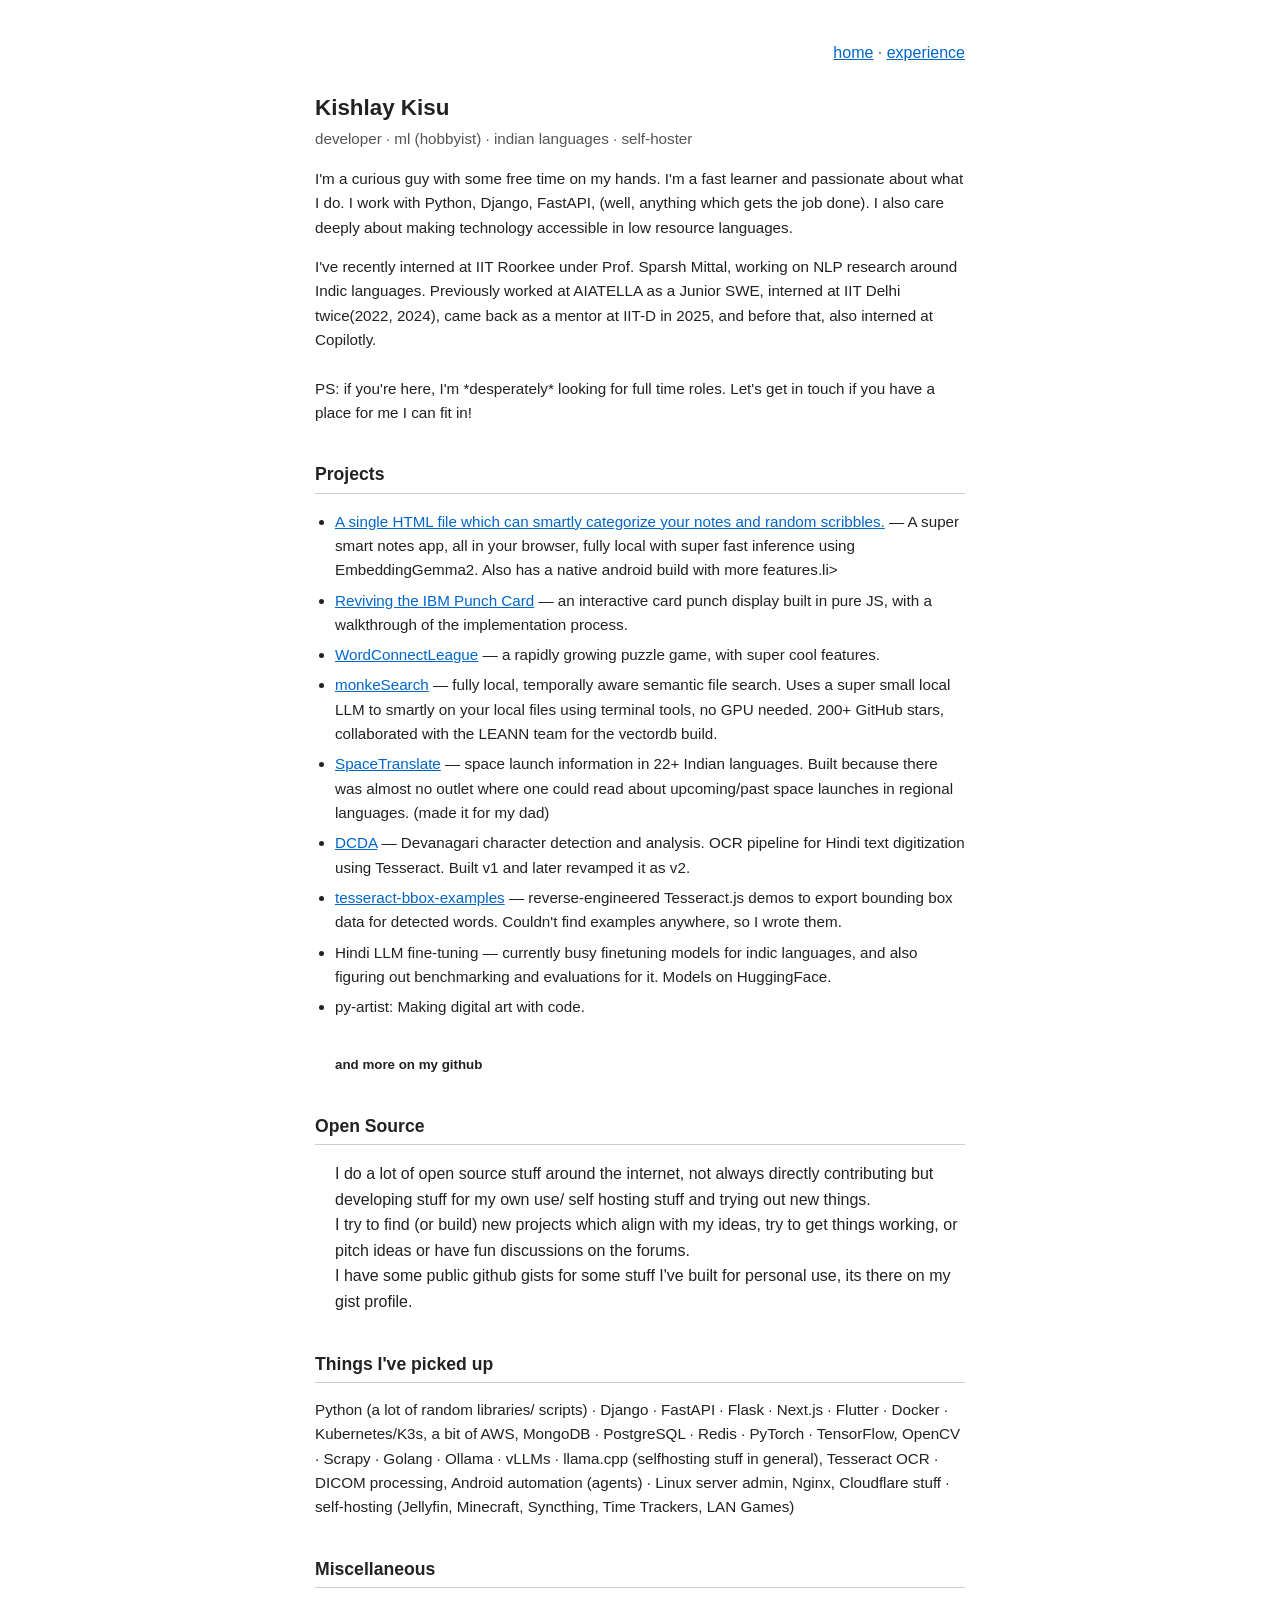
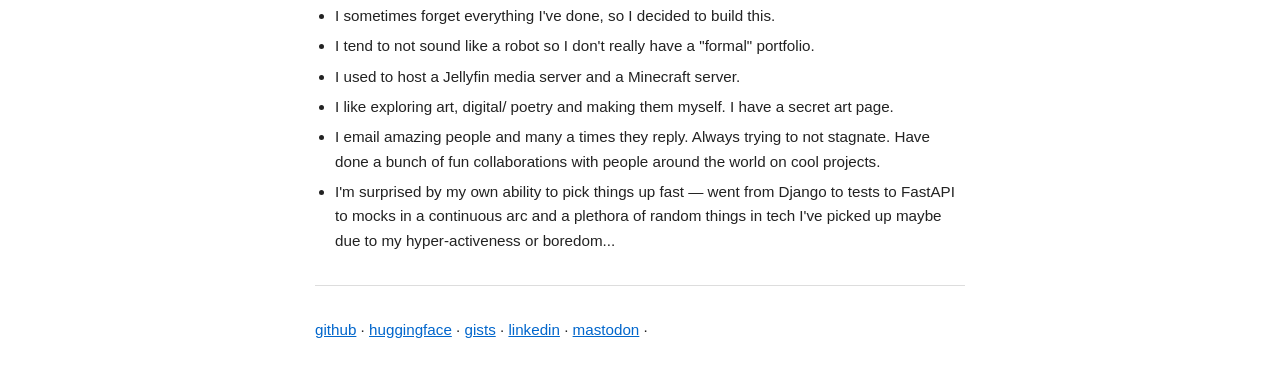
<file: index.html>
<!DOCTYPE html>
<html lang="en">
<head>
    <meta charset="UTF-8">
    <meta name="viewport" content="width=device-width, initial-scale=1.0">
    <title>Kishlay Kisu</title>
    <!-- Google tag (gtag.js) -->
    <script async src="https://www.googletagmanager.com/gtag/js?id=G-7D1QD191FC"></script>
    <script>
      window.dataLayer = window.dataLayer || [];
      function gtag(){dataLayer.push(arguments);}
      gtag('js', new Date());
      gtag('config', 'G-7D1QD191FC');
    </script>
    <style>
        body {
            font-family: -apple-system, BlinkMacSystemFont, "Segoe UI", Helvetica, Arial, sans-serif;
            max-width: 650px;
            margin: 40px auto;
            padding: 0 20px;
            line-height: 1.6;
            color: #222;
        }
        a { color: #0066cc; }
        a:visited { color: #551a8b; }
        h1 { font-size: 1.4em; margin-bottom: 0; }
        h2 { font-size: 1.1em; margin-top: 2em; border-bottom: 1px solid #ccc; padding-bottom: 4px; }
        p, li { font-size: 0.95em; }
        ul { padding-left: 20px; }
        li { margin-bottom: 6px; }
        .subtitle { color: #555; margin-top: 2px; font-size: 0.95em; }
        .nav { font-size: 1em; text-align: right; margin-bottom: 1.5em; color: #555; }
        hr { border: none; border-top: 1px solid #ddd; margin: 2em 0; }
    </style>
</head>
<body>

<p class="nav"><a href="index.html">home</a> · <a href="experience.html">experience</a></p>
<h1>Kishlay Kisu</h1>
<p class="subtitle">developer · ml (hobbyist) · indian languages · self-hoster</p>

<p>
    I'm a curious guy with some free time on my hands. I'm a fast learner and passionate about what I do. I work with Python, Django, FastAPI, (well, anything which gets the job done). I also care deeply about making technology accessible in low resource languages.
</p>

<p>
    I've recently interned at IIT Roorkee under Prof. Sparsh Mittal, working on NLP research around Indic languages. Previously worked at AIATELLA as a Junior SWE, interned at IIT Delhi twice(2022, 2024), came back as a mentor at IIT-D in 2025, and before that, also interned at Copilotly.
    <br><br>
    PS: if you're here, I'm *desperately* looking for full time roles. Let's get in touch if you have a place for me I can fit in!
</p>

<h2>Projects</h2>
<ul>
    <li><a href="notes.html">A single HTML file which can smartly categorize your notes and random scribbles.</a> — A super smart notes app, all in your browser, fully local with super fast inference using EmbeddingGemma2. Also has a native android build with more features.li>
    <li><a href="reviving-ibm-punch-card.html">Reviving the IBM Punch Card</a> — an interactive card punch display built in pure JS, with a walkthrough of the implementation process.</li>
    <li><a href="https://wordconnectleague.vercel.app/">WordConnectLeague</a> — a rapidly growing puzzle game, with super cool features.</li>
    <li><a href="https://monkesearch.github.io">monkeSearch</a> — fully local, temporally aware semantic file search. Uses a super small local LLM to smartly on your local files using terminal tools, no GPU needed. 200+ GitHub stars, collaborated with the LEANN team for the vectordb build.</li>
    <li><a href="https://www.spacetranslate.vercel.app/">SpaceTranslate</a> — space launch information in 22+ Indian languages. Built because there was almost no outlet where one could read about upcoming/past space launches in regional languages. (made it for my dad)</li>
    <li><a href="https://github.com/Kishlay-notabot/dcda">DCDA</a> — Devanagari character detection and analysis. OCR pipeline for Hindi text digitization using Tesseract. Built v1 and later revamped it as v2.</li>
    <li><a href="https://github.com/Kishlay-notabot/tesseract-bbox-examples">tesseract-bbox-examples</a> — reverse-engineered Tesseract.js demos to export bounding box data for detected words. Couldn't find examples anywhere, so I wrote them.</li>
    <li>Hindi LLM fine-tuning — currently busy finetuning models for indic languages, and also figuring out benchmarking and evaluations for it. Models on HuggingFace.</li>
    <li>py-artist: Making digital art with code.</li>
    <br>
    <b style="font-size:smaller">and more on my github</b>
</ul>

<h2>Open Source</h2>
<ul>
    I do a lot of open source stuff around the internet, not always directly contributing but developing stuff for my own use/ self hosting stuff and trying out new things.
    <br>
    I try to find (or build) new projects which align with my ideas, try to get things working, or pitch ideas or have fun discussions on the forums.
    <br>
    I have some public github gists for some stuff I've built for personal use, its there on my gist profile.
</ul>

<h2>Things I've picked up</h2>
<p>
    Python (a lot of random libraries/ scripts) · Django · FastAPI · Flask · Next.js · Flutter · Docker · Kubernetes/K3s, a bit of AWS, MongoDB · PostgreSQL · Redis · PyTorch · TensorFlow, OpenCV · Scrapy · Golang · Ollama · vLLMs · llama.cpp (selfhosting stuff in general), Tesseract OCR · DICOM processing, Android automation (agents) · Linux server admin, Nginx, Cloudflare stuff · self-hosting (Jellyfin, Minecraft, Syncthing, Time Trackers, LAN Games)
</p>

<h2>Miscellaneous</h2>
<ul>
    <li>I sometimes forget everything I've done, so I decided to build this.</li>
    <li>I tend to not sound like a robot so I don't really have a "formal" portfolio.</li>
    <li>I used to host a Jellyfin media server and a Minecraft server.</li>
    <li>I like exploring art, digital/ poetry and making them myself. I have a secret art page.</li>
    <li>I email amazing people and many a times they reply. Always trying to not stagnate. Have done a bunch of fun collaborations with people around the world on cool projects. </li>
    <li>I'm surprised by my own ability to pick things up fast — went from Django to tests to FastAPI to mocks in a continuous arc and a plethora of random things in tech I've picked up maybe due to my hyper-activeness or boredom...</li>
</ul>

<hr>

<p>
    <!-- <a href="blogs.html">blogs</a> · -->
    <a href="https://github.com/Kishlay-notabot">github</a> ·
    <a href="https://huggingface.co/kishl">huggingface</a> ·
    <a href="https://gist.github.com/Kishlay-notabot/">gists</a> ·
    <a href="https://linkedin.com/in/kishlaykisu">linkedin</a> ·
    <a rel="me" href="https://discuss.systems/@kishl">mastodon</a> ·


</p>

</body>
</html>
</file>
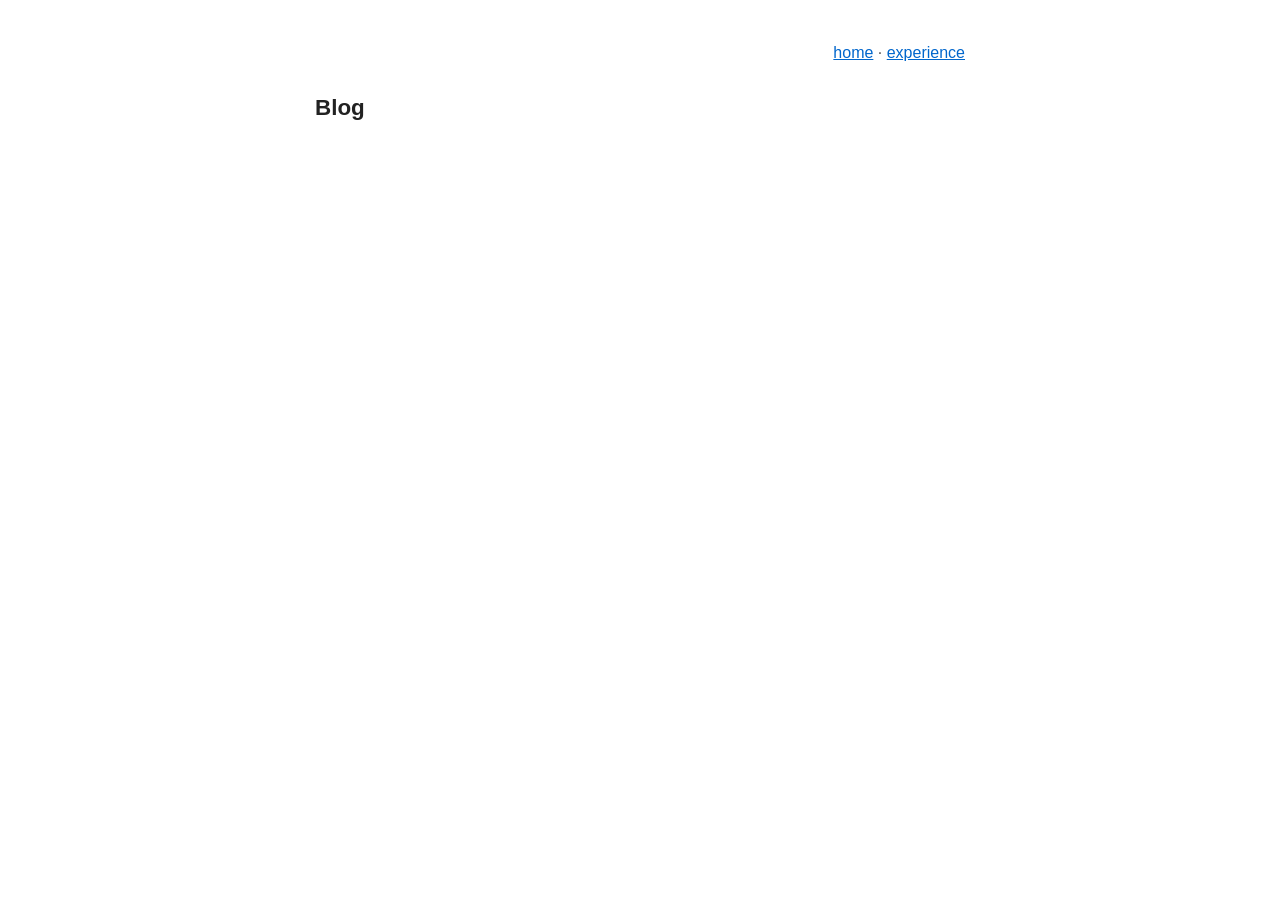
<file: blogs.html>
<!DOCTYPE html>
<html lang="en">
<head>
    <meta charset="UTF-8">
    <meta name="viewport" content="width=device-width, initial-scale=1.0">
    <title>Blog — Kishlay Kisu</title>
    <!-- Google tag (gtag.js) -->
    <script async src="https://www.googletagmanager.com/gtag/js?id=G-7D1QD191FC"></script>
    <script>
      window.dataLayer = window.dataLayer || [];
      function gtag(){dataLayer.push(arguments);}
      gtag('js', new Date());
      gtag('config', 'G-7D1QD191FC');
    </script>
    <style>
        body {
            font-family: -apple-system, BlinkMacSystemFont, "Segoe UI", Helvetica, Arial, sans-serif;
            max-width: 650px;
            margin: 40px auto;
            padding: 0 20px;
            line-height: 1.6;
            color: #222;
        }
        a { color: #0066cc; }
        a:visited { color: #551a8b; }
        h1 { font-size: 1.4em; margin-bottom: 0.5em; }
        .nav { font-size: 1em; text-align: right; margin-bottom: 1.5em; color: #555; }
        .post-list { list-style: none; padding: 0; }
        .post-list li { margin-bottom: 8px; font-size: 0.95em; }
        .post-date { color: #555; font-family: "SFMono-Regular", Consolas, monospace; font-size: 0.85em; }
        hr { border: none; border-top: 1px solid #ddd; margin: 2em 0; }
    </style>
</head>
<body>

<p class="nav"><a href="index.html">home</a> · <a href="experience.html">experience</a></p>
<h1>Blog</h1>

<ul class="post-list">
<!-- POSTS -->
</ul>

</body>
</html>
</file>
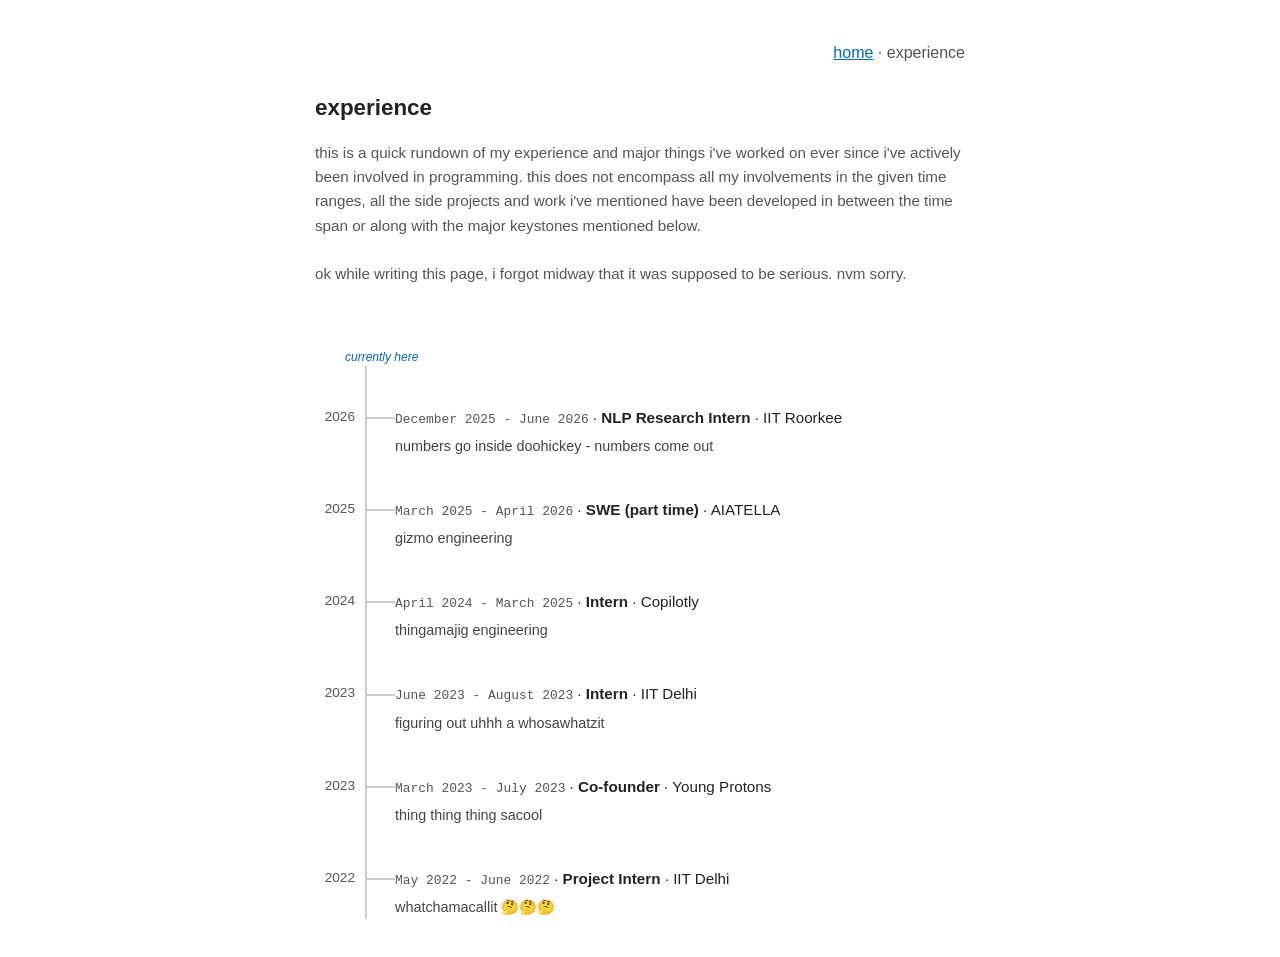
<file: experience.html>
<!DOCTYPE html>
<html lang="en">
<head>
    <meta charset="UTF-8">
    <meta name="viewport" content="width=device-width, initial-scale=1.0">
    <title>experience — Kishlay Kisu</title>
    <!-- Google tag (gtag.js) -->
    <script async src="https://www.googletagmanager.com/gtag/js?id=G-7D1QD191FC"></script>
    <script>
      window.dataLayer = window.dataLayer || [];
      function gtag(){dataLayer.push(arguments);}
      gtag('js', new Date());
      gtag('config', 'G-7D1QD191FC');
    </script>
    <style>
        body {
            font-family: -apple-system, BlinkMacSystemFont, "Segoe UI", Helvetica, Arial, sans-serif;
            max-width: 650px;
            margin: 40px auto;
            padding: 0 20px;
            line-height: 1.6;
            color: #222;
        }
        a { color: #0066cc; }
        a:visited { color: #551a8b; }
        h1 { font-size: 1.4em; margin-bottom: 0.5em; }
        p, li { font-size: 0.95em; }
        .nav { font-size: 1em; text-align: right; margin-bottom: 1.5em; color: #555; }
        hr { border: none; border-top: 1px solid #ddd; margin: 2em 0; }

        .timeline {
            position: relative;
            padding-left: 80px;
            padding-top: 40px;
        }

        .tl-line-svg {
            position: absolute;
            left: 50px;
            top: 0;
            height: 100%;
            width: 2px;
        }

        .tl-path {
            stroke: #ccc;
            stroke-width: 2;
            stroke-dasharray: 2000;
            stroke-dashoffset: 2000;
            animation: draw-line 1.5s ease-out forwards;
        }

        @keyframes draw-line {
            to { stroke-dashoffset: 0; }
        }

        .tl-item {
            position: relative;
            margin-bottom: 2.5em;
            opacity: 0;
            transform: translateX(12px);
            animation: slide-in 0.5s ease-out calc(var(--i) * 0.2s + 0.7s) forwards;
        }

        @keyframes slide-in {
            to { opacity: 1; transform: translateX(0); }
        }

        .tl-year {
            position: absolute;
            left: -80px;
            top: 0;
            width: 40px;
            text-align: right;
            font-size: 0.85em;
            color: #555;
            opacity: 0;
            animation: fade-in 0.3s ease-out calc(var(--i) * 0.2s + 0.5s) forwards;
        }

        @keyframes fade-in {
            to { opacity: 1; }
        }

        .tl-entry {
            position: relative;
            font-size: 0.95em;
            margin-bottom: 0.3em;
        }

        .tl-entry::before {
            content: '';
            position: absolute;
            right: 100%;
            top: 50%;
            width: 29px;
            height: 2px;
            background: #ccc;
            transform: translateY(-50%);
        }

        .tl-date {
            color: #555;
            font-family: "SFMono-Regular", Consolas, monospace;
            font-size: 0.85em;
        }

        .tl-desc {
            font-size: 0.9em;
            color: #444;
            margin: 0.3em 0 1em 0;
        }

        .tl-item:last-child .tl-desc {
            margin-bottom: 0;
        }

        .tl-intro {
            font-size: 0.95em;
            color: #555;
            margin-bottom: 2em;
        }

        .tl-now-label {
            position: absolute;
            top: -1.5em;
            left: 30px;
            font-size: 0.75em;
            color: #0066cc;
            font-style: italic;
            white-space: nowrap;
        }
    </style>
</head>
<body>

<p class="nav"><a href="index.html">home</a> · experience</p>
<h1>experience</h1>

<p class="tl-intro">this is a quick rundown of my experience and major things i've worked on ever since i've actively been involved in programming. 
    this does not encompass all my involvements in the given time ranges, 
    all the side projects and work i've mentioned have been developed in between the time span or along with the major keystones mentioned below.
    <br><br>
    ok while writing this page, i forgot midway that it was supposed to be serious. nvm sorry.
    <br><br><br>
</p>

<div class="timeline">
    <span class="tl-now-label">currently here</span>
    <svg class="tl-line-svg" viewBox="0 0 2 2000" preserveAspectRatio="none">
        <line x1="1" y1="0" x2="1" y2="2000" class="tl-path" />
    </svg>

    <div class="tl-item" style="--i:0">
        <span class="tl-year">2026</span>
        <div class="tl-entry">
            <span class="tl-date">December 2025 - June 2026</span> · <strong>NLP Research Intern</strong> · IIT Roorkee
        </div>
        <p class="tl-desc">numbers go inside doohickey - numbers come out </p>
    </div>

    <div class="tl-item" style="--i:1">
        <span class="tl-year">2025</span>
        <div class="tl-entry">
            <span class="tl-date">March 2025 - April 2026</span> · <strong>SWE (part time)</strong> · AIATELLA
        </div>
        <p class="tl-desc">gizmo engineering</p>
    </div>

    <div class="tl-item" style="--i:2">
        <span class="tl-year">2024</span>
        <div class="tl-entry">
            <span class="tl-date">April 2024 - March 2025</span> · <strong>Intern</strong> · Copilotly
        </div>
        <p class="tl-desc">thingamajig engineering</p>
    </div>

    <div class="tl-item" style="--i:3">
        <span class="tl-year">2023</span>
        <div class="tl-entry">
            <span class="tl-date">June 2023 - August 2023</span> · <strong>Intern</strong> · IIT Delhi
        </div>
        <p class="tl-desc">figuring out uhhh a whosawhatzit</p>
    </div>

    <div class="tl-item" style="--i:4">
        <span class="tl-year">2023</span>
        <div class="tl-entry">
            <span class="tl-date">March 2023 - July 2023</span> · <strong>Co-founder</strong> · Young Protons
        </div>
        <p class="tl-desc">thing thing thing sacool</p>
    </div>

    <div class="tl-item" style="--i:5">
        <span class="tl-year">2022</span>
        <div class="tl-entry">
            <span class="tl-date">May 2022 - June 2022</span> · <strong>Project Intern</strong> · IIT Delhi
        </div>
        <p class="tl-desc">whatchamacallit 🤔🤔🤔</p>
    </div>
</div>

</body>
</html>
</file>
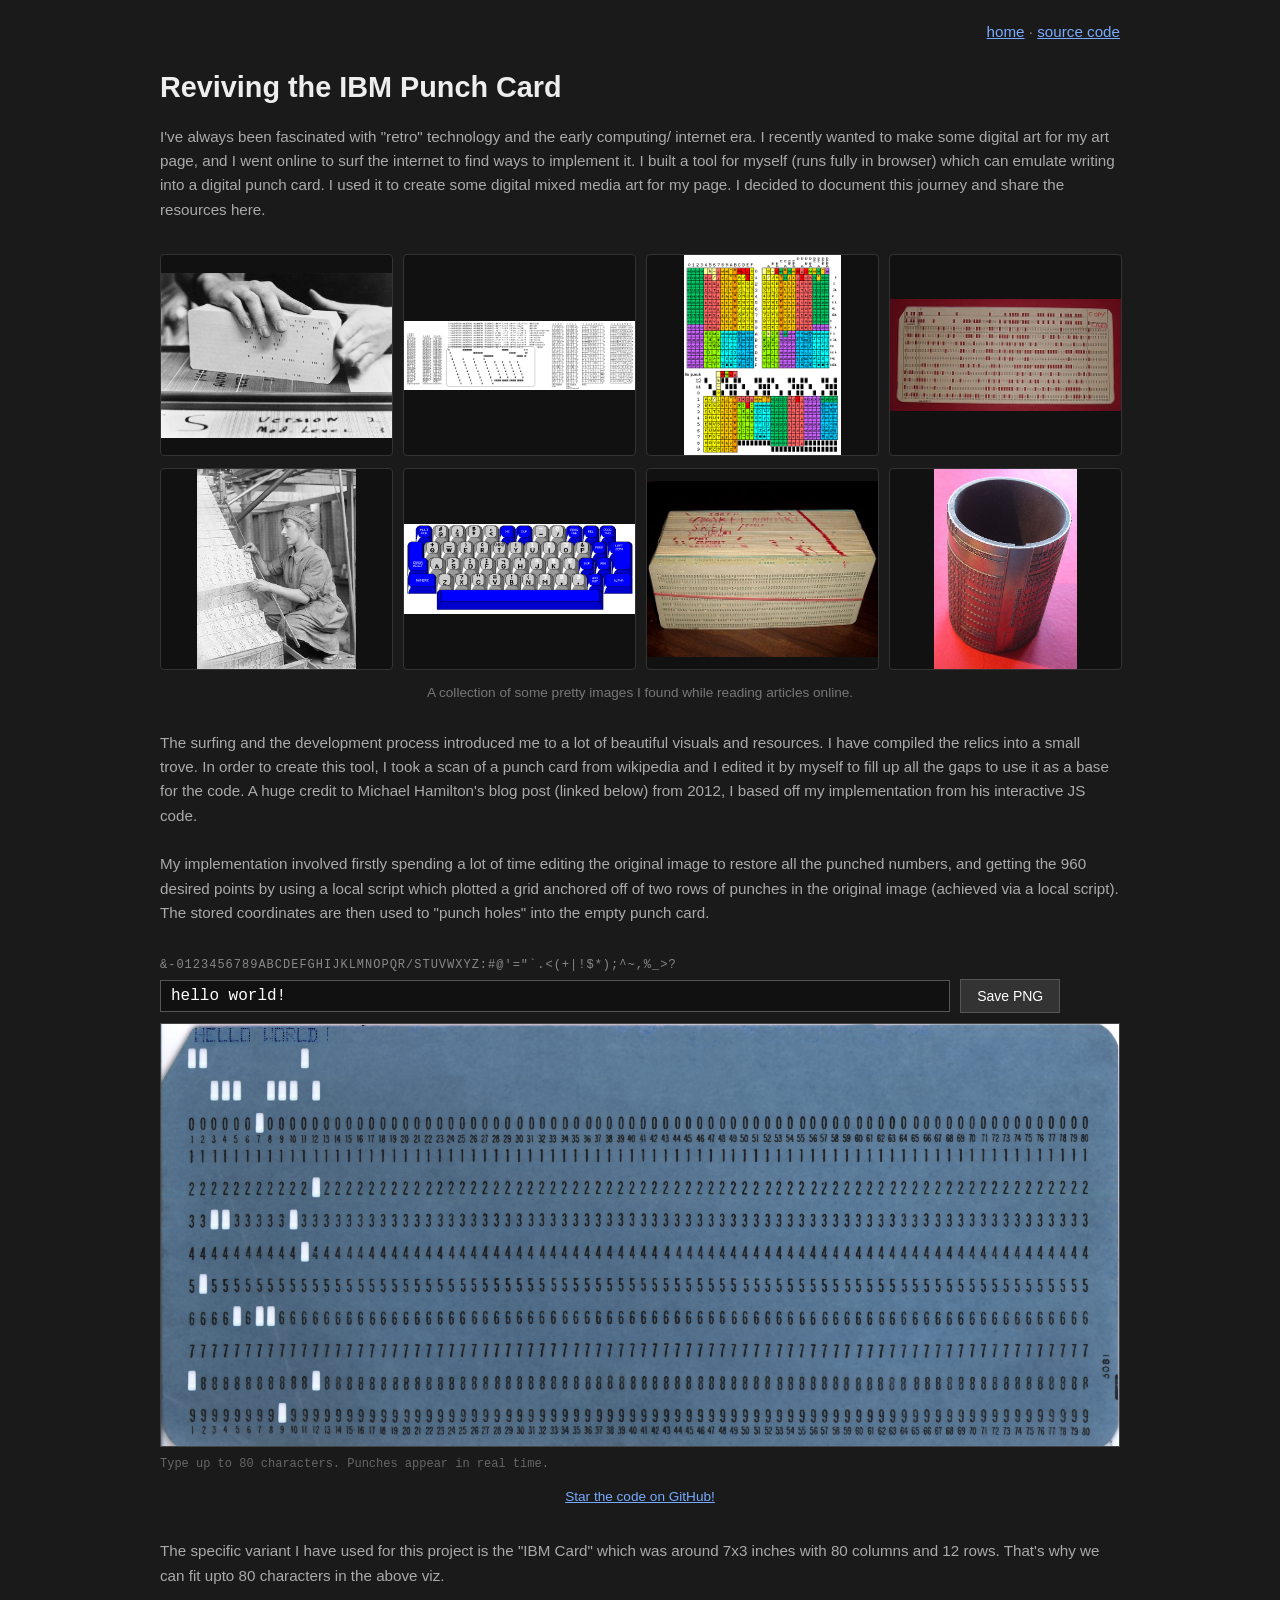
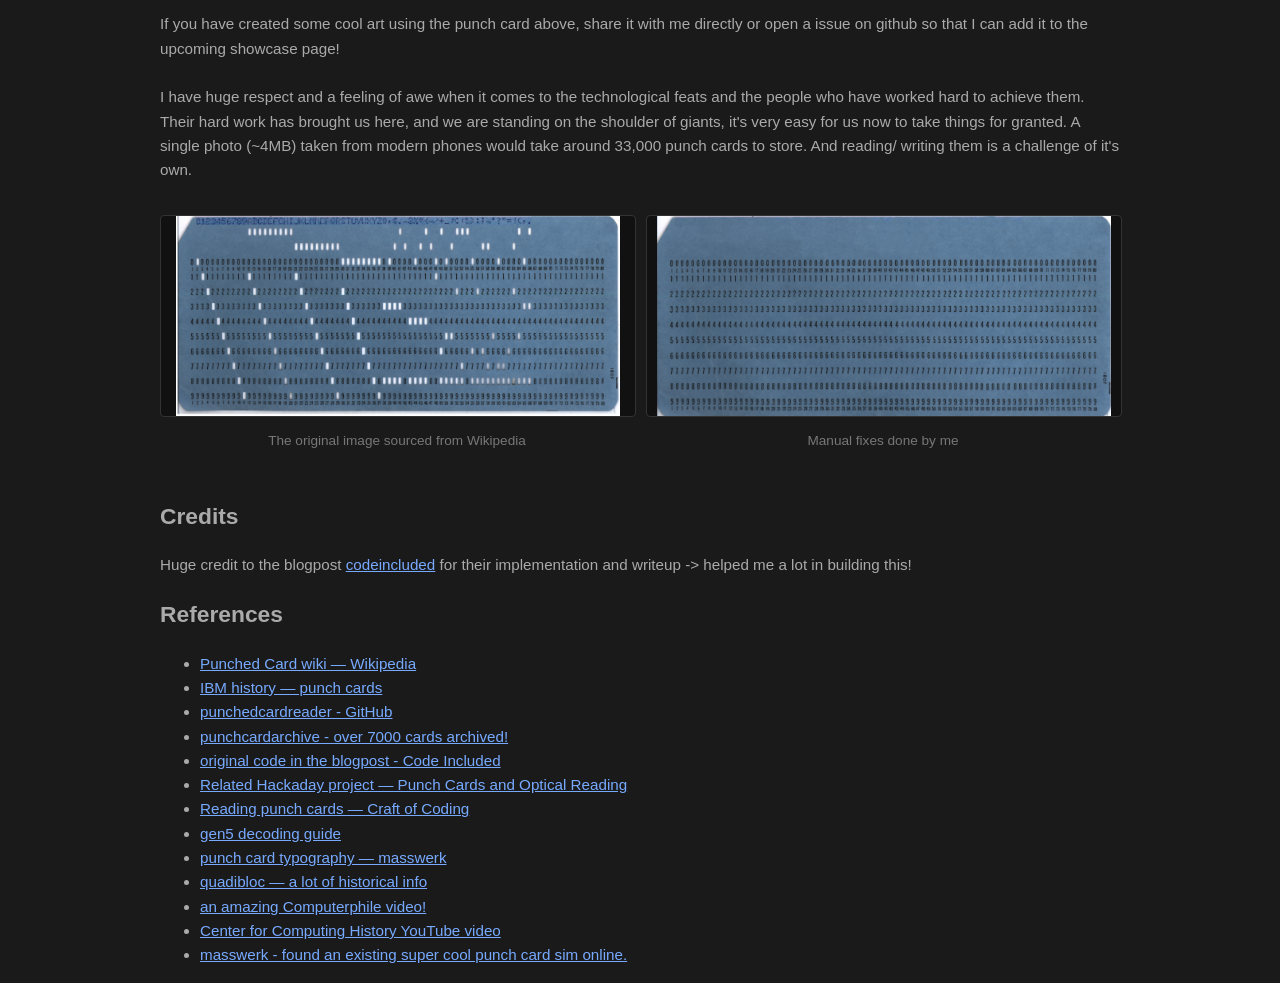
<file: reviving-ibm-punch-card.html>
<!DOCTYPE html>
<html lang="en">
<head>
<meta charset="UTF-8">
<meta name="viewport" content="width=device-width, initial-scale=1.0">
<title>Reviving the IBM Punch Card</title>
<style>
html, body {
    margin:0;
    background:#1a1a1a;
    color:#ddd;
    font-family:-apple-system, BlinkMacSystemFont, "Segoe UI", Helvetica, Arial, sans-serif;
    line-height:1.6;
}

a { color:#77aaff; }
a:visited { color:#aa88dd; }

.nav {
    text-align:right;
    padding:20px 20px 0;
    max-width:960px;
    margin:0 auto;
    color:#888;
    font-size:0.95em;
}

.container {
    max-width:960px;
    margin:0 auto;
    padding:0 20px;
}

h1 {
    font-size:1.8em;
    margin-bottom:0.5em;
    color:#eee;
}

.placeholder-text {
    color:#aaa;
    font-size:0.95em;
    margin-bottom:2em;
}

.grid-caption {
    text-align:center;
    color:#777;
    font-size:0.85em;
    margin-top:-1.5em;
    margin-bottom:2em;
}

#cardpunch-section {
    margin-bottom:2em;
}

#cardpunch-section #chars {
    font-family:monospace;
    font-size:12px;
    color:#888;
    letter-spacing:1px;
    margin-bottom:4px;
    white-space:nowrap;
    overflow-x:auto;
}

#inputRow {
    display:flex;
    gap:10px;
    align-items:center;
    margin-bottom:10px;
}

#cardText {
    flex:1;
    background:#111;
    color:rgb(255, 255, 255);
    font-family:monospace;
    font-size:16px;
    border:1px solid #555;
    padding:6px 10px;
    max-width:80ch;
}

#cardText:focus {
    outline:none;
    border-color:#0f0;
}

#cardWrap {
    border:1px solid #444;
    background:#111;
    text-align:center;
}

canvas {
    display:block;
    max-width:100%;
    max-height:calc(100vh - 140px);
    object-fit:contain;
}

button {
    padding:8px 16px;
    font-size:14px;
    background:#333;
    color:white;
    border:1px solid #555;
    cursor:pointer;
}

button:hover {
    background:#444;
}

#info {
    margin-top:8px;
    color:#666;
    font-family:monospace;
    font-size:12px;
}

#toast {
    position:fixed;
    bottom:30px;
    left:50%;
    transform:translateX(-50%);
    background:#c33;
    color:white;
    font-family:monospace;
    font-size:14px;
    padding:10px 20px;
    border-radius:4px;
    display:none;
    z-index:20;
    animation:fadeIn .2s;
}

@keyframes fadeIn {
    from{opacity:0;transform:translateX(-50%) translateY(10px)}
    to{opacity:1;transform:translateX(-50%) translateY(0)}
}

.image-grid {
    display:grid;
    grid-template-columns:repeat(4, 1fr);
    gap:12px;
    margin:2em 0;
}

.image-grid img {
    width:100%;
    height:200px;
    object-fit:contain;
    background:#111;
    border:1px solid #333;
    border-radius:4px;
}

.source-link {
    text-align:center;
    margin-top:12px;
    font-size:0.85em;
}

.comparison-row {
    display:grid;
    grid-template-columns:1fr 1fr;
    gap:12px;
    margin:2em 0;
}

.comparison-item img {
    width:100%;
    height:200px;
    object-fit:contain;
    background:#111;
    border:1px solid #333;
    border-radius:4px;
}

.comparison-caption {
    text-align:center;
    color:#777;
    font-size:0.85em;
    margin-top:6px;
}

.credit-section, .references-section {
    margin-top:2em;
    color:#aaa;
    font-size:0.95em;
}

.references-section ul {
    list-style:none;
    padding:0;
}

.references-section li {
    margin-bottom:6px;
}

.references-section a {
    word-break:break-all;
}

hr {
    border:none;
    border-top:1px solid #333;
    margin:2em 0;
}

@media (max-width:700px) {
    .image-grid {
        grid-template-columns:repeat(2, 1fr);
    }
    #cardText {
        min-width:0;
        max-width:100%;
        font-size:14px;
    }
    #saveBtn {
        white-space:nowrap;
        font-size:13px;
        padding:6px 10px;
    }
}
</style>
</head>
<body>

<p class="nav"><a href="index.html">home</a> · <a href="https://github.com/Kishlay-notabot/web-punchcard">source code</a></p>

<div class="container">

<h1>Reviving the IBM Punch Card</h1>

<p class="placeholder-text">I've always been fascinated with "retro" technology and the early computing/ internet era. I recently wanted to make some digital art for my art page, and I went online to surf the internet to find ways to implement it.
    I built a tool for myself (runs fully in browser) which can emulate writing into a digital punch card. I used it to create some digital mixed media art for my page. I decided to document this journey and share the resources here.</p>

<div class="image-grid">
    <img src="assets/4275461a-e3fe-430c-b9afcf7e036e5da1.avif" alt="Punch card image 1" loading="lazy">
    <img src="assets/c_codes4.gif" alt="C codes" loading="lazy">
    <img src="assets/cardtabl.gif" alt="Card table" loading="lazy">
    <img src="assets/IBM1130CopyCard.agr.jpg" alt="IBM 1130 copy card" loading="lazy">
    <img src="assets/Industry_during_the_First_World_War-_Leicestershire_Q28124.jpg" alt="Industry during WWI" loading="lazy">
    <img src="assets/keypunch.gif" alt="Keypunch machine" loading="lazy">
    <img src="assets/Punched_card_program_deck.agr.jpg" alt="Punched card program deck" loading="lazy">
    <img src="assets/PunchedCardPrintingPlate.agr.jpg" alt="Punched card printing plate" loading="lazy">
</div>

<p class="grid-caption">A collection of some pretty images I found while reading articles online.</p>

<p class="placeholder-text">The surfing and the development process introduced me to a lot of beautiful visuals and resources. I have compiled the relics into a small trove.
    In order to create this tool, I took a scan of a punch card from wikipedia and I edited it by myself to fill up all the gaps to use it as a base for the code. 
    A huge credit to Michael Hamilton's blog post (linked below) from 2012, I based off my implementation from his interactive JS code.
    <br><br> My implementation involved firstly spending a lot of time editing the original image to restore all the punched numbers, and getting the 960 desired points by using a local script which plotted a grid anchored off of two rows of punches in the original image (achieved via a local script). 
    The stored coordinates are then used to "punch holes" into the empty punch card. 
</p>

<div id="cardpunch-section">

<div id="chars">&amp;-0123456789ABCDEFGHIJKLMNOPQR/STUVWXYZ:#@'="`.&lt;(+|!$*);^~,%_&gt;?</div>

<div id="inputRow">
    <input id="cardText" type="text" size="80" maxlength="80" placeholder="Type card data here...">
    <button id="saveBtn">Save PNG</button>
</div>

<div id="cardWrap">
    <canvas id="canvas"></canvas>
</div>

<div id="info">Type up to 80 characters. Punches appear in real time.</div>

<p class="source-link"><a href="https://github.com/Kishlay-notabot/web-punchcard">Star the code on GitHub!</a></p>

</div>

<p class="placeholder-text">The specific variant I have used for this project is the "IBM Card" which was around 7x3 inches with 80 columns and 12 rows. That's why we can fit upto 80 characters in the above viz. <br><br>If you have created some cool art using the punch card above, 
    share it with me directly or open a issue on github so that I can add it to the upcoming showcase page!
    <br><br>I have huge respect and a feeling of awe when it comes to the technological feats and the people who have worked hard to achieve them. Their hard work has brought us here, and we are standing on the shoulder of giants, it's very easy for us now to take things for granted. 
    A single photo (~4MB) taken from modern phones would take around 33,000 punch cards to store. And reading/ writing them is a challenge of it's own.  
    
</p>

<div class="comparison-row">
    <div class="comparison-item">
        <img src="assets/Blue-punch-card-front-horiz.png" alt="Original blue punch card" loading="lazy">
        <p class="comparison-caption">The original image sourced from Wikipedia</p>
    </div>
    <div class="comparison-item">
        <img src="assets/emptypunch.png" alt="Punched card" loading="lazy">
        <p class="comparison-caption">Manual fixes done by me</p>
    </div>
</div>

<div class="credit-section">
    <h2>Credits</h2>
    <p>Huge credit to the blogpost <a href="https://codeincluded.blogspot.com/2012/07/punchcard-reader-software.html">codeincluded</a> for their implementation and writeup -> helped me a lot in building this!</p>

    <h2>References</h2>
    <ul>
        <li><a href="https://en.wikipedia.org/wiki/Punched_card">Punched Card wiki — Wikipedia</a></li>
        <li><a href="https://www.ibm.com/history/punched-card">IBM history — punch cards</a></li>
        <li><a href="https://github.com/digitaltrails/punchedcardreader">punchedcardreader - GitHub</a></li>
        <li><a href="http://www.punchcardarchive.com/">punchcardarchive - over 7000 cards archived!</a></li>
        <li><a href="https://codeincluded.blogspot.com/2012/07/punchcard-reader-software.html">original code in the blogpost - Code Included</a></li>
        <li><a href="https://hackaday.io/project/205721-punch-cards-and-optical-reading">Related Hackaday project — Punch Cards and Optical Reading</a></li>
        <li><a href="https://craftofcoding.wordpress.com/2017/01/28/read-your-own-punch-cards/">Reading punch cards — Craft of Coding</a></li>
        <li><a href="https://gen5.info/$/LU0NS2XPG8MDVCVZS/">gen5 decoding guide</a></li>
        <li><a href="https://www.masswerk.at/misc/card-punch-typography/part2-ibm029-EA.html">punch card typography — masswerk</a></li>
        <li><a href="http://www.quadibloc.com/comp/cardint.htm">quadibloc — a lot of historical info</a></li>
        <li><a href="https://www.youtube.com/watch?v=KG2M4ttzBnY">an amazing Computerphile video!</a></li>
        <li><a href="https://www.youtube.com/watch?v=L7jAOcc9kBU">Center for Computing History YouTube video</a></li>
        <li><a href="https://masswerk.at/keypunch/">masswerk - found an existing super cool punch card sim online.</a></li>
    </ul>
</div>

</div>

<div id="toast"></div>

<script>
const COLS=80;
const ROWS=12;

const originX=72;
const originY=79;
const colSpacing=(2133-72)/(COLS-1);
const rowSpacing=(897-79)/(ROWS-1);

const canvas=document.getElementById("canvas");
const ctx=canvas.getContext("2d");
const input=document.getElementById("cardText");

const bg=new Image();
const hole=new Image();
const textImage=new Image();
let loaded=0;

function onLoad(){
    loaded++;
    if(loaded===3) init();
}

function onError(){
    document.getElementById("info").textContent="Failed to load image. Check that assets/emptypunch.png, assets/hole.png, and assets/textlist2.png exist.";
}

bg.onload=onLoad;
hole.onload=onLoad;
textImage.onload=onLoad;
bg.onerror=onError;
hole.onerror=onError;
textImage.onerror=onError;
bg.src="assets/emptypunch.png";
hole.src="assets/hole.png";
textImage.src="assets/textlist2.png";

const charMap={};
charMap["&"]=parseInt("100000000000",2);
charMap["-"]=parseInt("010000000000",2);
charMap["0"]=parseInt("001000000000",2);
charMap["1"]=parseInt("000100000000",2);
charMap["2"]=parseInt("000010000000",2);
charMap["3"]=parseInt("000001000000",2);
charMap["4"]=parseInt("000000100000",2);
charMap["5"]=parseInt("000000010000",2);
charMap["6"]=parseInt("000000001000",2);
charMap["7"]=parseInt("000000000100",2);
charMap["8"]=parseInt("000000000010",2);
charMap["9"]=parseInt("000000000001",2);
charMap["A"]=parseInt("100100000000",2);
charMap["B"]=parseInt("100010000000",2);
charMap["C"]=parseInt("100001000000",2);
charMap["D"]=parseInt("100000100000",2);
charMap["E"]=parseInt("100000010000",2);
charMap["F"]=parseInt("100000001000",2);
charMap["G"]=parseInt("100000000100",2);
charMap["H"]=parseInt("100000000010",2);
charMap["I"]=parseInt("100000000001",2);
charMap["J"]=parseInt("010100000000",2);
charMap["K"]=parseInt("010010000000",2);
charMap["L"]=parseInt("010001000000",2);
charMap["M"]=parseInt("010000100000",2);
charMap["N"]=parseInt("010000010000",2);
charMap["O"]=parseInt("010000001000",2);
charMap["P"]=parseInt("010000000100",2);
charMap["Q"]=parseInt("010000000010",2);
charMap["R"]=parseInt("010000000001",2);
charMap["/"]=parseInt("001100000000",2);
charMap["S"]=parseInt("001010000000",2);
charMap["T"]=parseInt("001001000000",2);
charMap["U"]=parseInt("001000100000",2);
charMap["V"]=parseInt("001000010000",2);
charMap["W"]=parseInt("001000001000",2);
charMap["X"]=parseInt("001000000100",2);
charMap["Y"]=parseInt("001000000010",2);
charMap["Z"]=parseInt("001000000001",2);
charMap[":"]=parseInt("000010000010",2);
charMap["#"]=parseInt("000001000010",2);
charMap["@"]=parseInt("000000100010",2);
charMap["'"]=parseInt("000000010010",2);
charMap["="]=parseInt("000000001010",2);
charMap['"']=parseInt("000000000110",2);
charMap["`"]=parseInt("100010000010",2);
charMap["."]=parseInt("100001000010",2);
charMap["<"]=parseInt("100000100010",2);
charMap["("]=parseInt("100000010010",2);
charMap["+"]=parseInt("100000001010",2);
charMap["|"]=parseInt("100000000110",2);
charMap["!"]=parseInt("010010000010",2);
charMap["$"]=parseInt("010001000010",2);
charMap["*"]=parseInt("010000100010",2);
charMap[")"]=parseInt("010000010010",2);
charMap[";"]=parseInt("010000001010",2);
charMap["^"]=parseInt("010000000110",2);
charMap["~"]=parseInt("001010000010",2);
charMap[","]=parseInt("001001000010",2);
charMap["%"]=parseInt("001000100010",2);
charMap["_"]=parseInt("001000010010",2);
charMap[">"]=parseInt("001000001010",2);
charMap["?"]=parseInt("001000000110",2);
charMap[" "]=parseInt("000000000000",2);
charMap["\xA2"]=parseInt("100010000010",2);
charMap["\xAC"]=parseInt("010000000110",2);

const textOffsetX=5;
const textOffsetY=2;

const SPRITE_X=2;
const SPRITE_Y=0;
const SPRITE_W=25;
const SPRITE_H=50;
const SPRITE_GAP=1;

const charToSprite=new Map();
const seq="0123456789ABCDEFGHIJKLMNOPQRSTUVWXYZ#,$.-@%*<-/+_)\xA2|&>:;\xAC'?"+'"=!(,.';
for(let p=0;p<seq.length;p++)charToSprite.set(seq[p],p);
charToSprite.set('~',charToSprite.get('-')); 
// no tilde sprite in original photo

let badChars=new Set();
let toastTimer=null;

function getPattern(c){
    return charMap[c.toUpperCase()];
}

function showToast(msg){
    const t=document.getElementById("toast");
    t.textContent=msg;
    t.style.display="block";
    clearTimeout(toastTimer);
    toastTimer=setTimeout(()=>t.style.display="none",2500);
}

function init(){
    canvas.width=bg.width;
    canvas.height=bg.height;
    render();
    input.addEventListener("input",render);
    document.getElementById("saveBtn").addEventListener("click",savePNG);
    startTypingAnimation();
}

function render(){
    ctx.drawImage(bg,0,0);
    const text=input.value;
    badChars=new Set();
    for(let c=0;c<COLS&&c<text.length;c++){
        const pat=getPattern(text[c]);
        if(pat===undefined){
            badChars.add(text[c]);
            continue;
        }
        const x=originX+c*colSpacing;
        for(let r=0;r<ROWS;r++){
            if((1<<(11-r))&pat){
                ctx.drawImage(hole,x-20,originY+r*rowSpacing-34);
            }
        }
    }
    for(let c=0;c<COLS&&c<text.length;c++){
        const si=charToSprite.get(text[c].toUpperCase());
        if(si===undefined)continue;
        const sx=SPRITE_X+si*(SPRITE_W+SPRITE_GAP);
        const colCenter=originX+c*colSpacing;
        ctx.drawImage(textImage,sx,SPRITE_Y,SPRITE_W,SPRITE_H,colCenter+textOffsetX,textOffsetY,SPRITE_W,SPRITE_H);
    }
    if(badChars.size){
        const list=[...badChars].map(ch=>`"${ch}"`).join(", ");
        showToast(`Character${badChars.size>1?"s":""} not supported: ${list}`);
    }
}

function savePNG(){
    const a=document.createElement("a");
    a.href=canvas.toDataURL("image/png");
    a.download="punchedcard.png";
    a.click();
}

/* Typing animation */
let animTimer=null;

function startTypingAnimation(){
    const lines=["hello world!","The sky is white as clay, with no sun.","https://kishlay-notabot.github.io/reviving-ibm-punch-card.html", "abcdefghijklmnopqrstuvwxyz1234567890:#@'=`.<(+|!$*);^~,%_>?"];
    let lineIdx=0;
    let charIdx=0;
    let clearing=false;
    let playing=true;

    function stop(){
        playing=false;
        if(animTimer){
            clearTimeout(animTimer);
            animTimer=null;
        }
    }

    function step(){
        if(!playing) return;
        if(clearing){
            if(charIdx>0){
                charIdx--;
                input.value=lines[lineIdx].slice(0,charIdx);
                render();
                animTimer=setTimeout(step,30);
            } else {
                clearing=false;
                lineIdx=(lineIdx+1)%lines.length;
                animTimer=setTimeout(step,400);
            }
        } else {
            if(charIdx<lines[lineIdx].length){
                charIdx++;
                input.value=lines[lineIdx].slice(0,charIdx);
                render();
                animTimer=setTimeout(step,90);
            } else {
                clearing=true;
                animTimer=setTimeout(step,1800);
            }
        }
    }

    input.addEventListener("focus",stop,{once:true});
    input.addEventListener("keydown",stop,{once:true});

    step();
}
</script>

</body>
</html>
</file>
